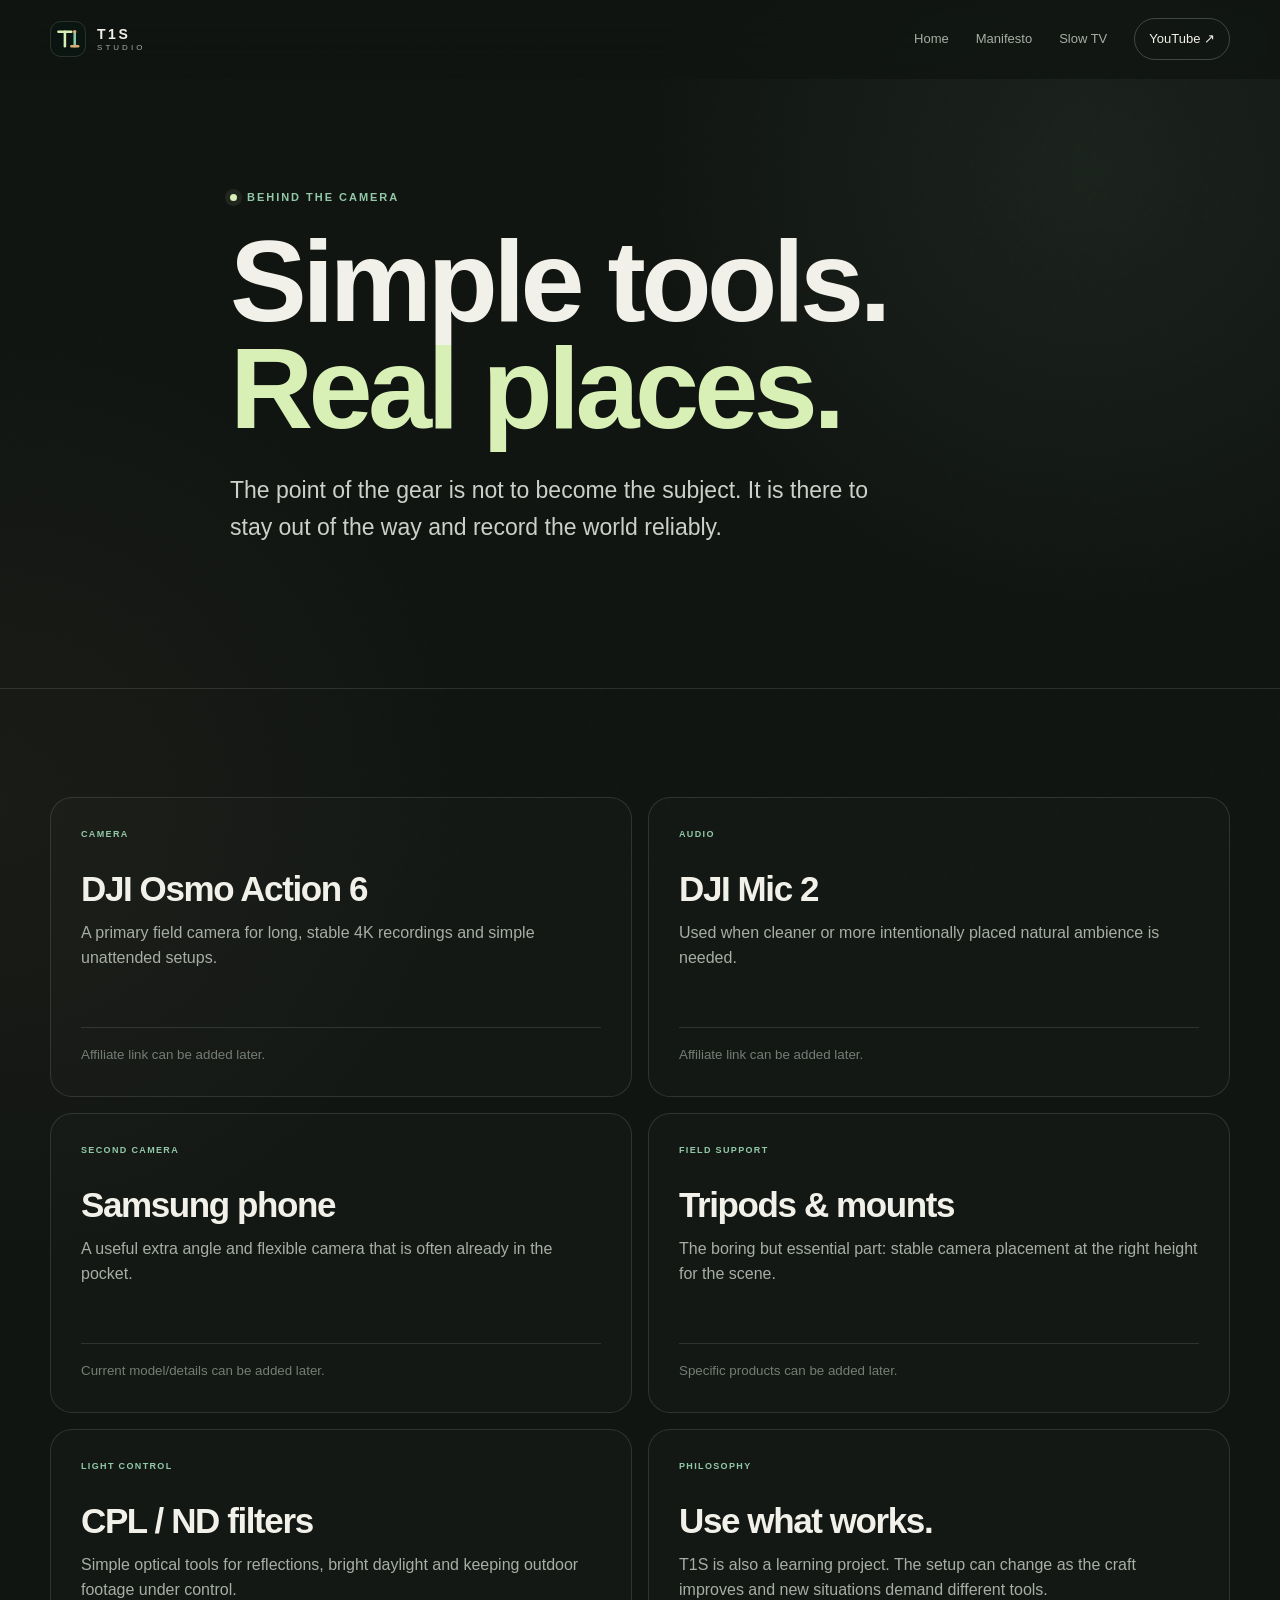
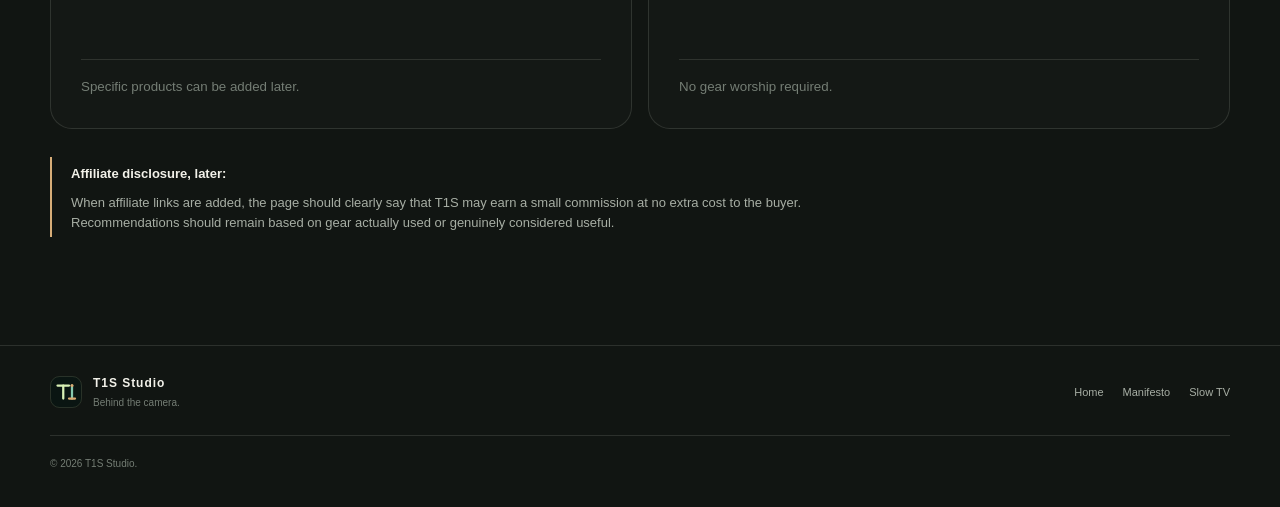
<file: gear.html>
<!doctype html>
<html lang="en">
<head>
  <meta charset="utf-8" />
  <meta name="viewport" content="width=device-width, initial-scale=1" />
  <meta name="description" content="The current T1S Studio filming setup: cameras, audio and simple field tools used to capture real-world Slow TV." />
  <meta name="theme-color" content="#111512" />
  <title>How T1S is filmed — T1S Studio</title>
  <link rel="icon" href="assets/favicon.svg" type="image/svg+xml" />
  <link rel="stylesheet" href="styles.css" />
</head>
<body class="inner-page">
  <a class="skip-link" href="#main">Skip to content</a>
  <header class="site-header" id="top"><div class="shell nav-wrap"><a class="brand" href="index.html"><img src="assets/logo-mark.svg" alt="" width="38" height="38" /><span class="brand-copy"><strong>T1S</strong><small>STUDIO</small></span></a><nav class="site-nav inner-nav"><a href="index.html">Home</a><a href="manifesto.html">Manifesto</a><a href="slow-tv.html">Slow TV</a><a class="nav-cta" href="https://www.youtube.com/channel/UC7tokKEXW1PbJNHov2ePhFw" target="_blank" rel="noreferrer">YouTube ↗</a></nav></div></header>
  <main id="main">
    <section class="inner-hero section-pad"><div class="shell narrow reveal"><p class="eyebrow"><span class="status-dot"></span> BEHIND THE CAMERA</p><h1>Simple tools.<br><span>Real places.</span></h1><p class="hero-lede">The point of the gear is not to become the subject. It is there to stay out of the way and record the world reliably.</p></div></section>
    <section class="gear-page section-pad section-rule"><div class="shell"><div class="gear-grid">
      <article class="gear-card reveal"><span>CAMERA</span><h2>DJI Osmo Action 6</h2><p>A primary field camera for long, stable 4K recordings and simple unattended setups.</p><small>Affiliate link can be added later.</small></article>
      <article class="gear-card reveal"><span>AUDIO</span><h2>DJI Mic 2</h2><p>Used when cleaner or more intentionally placed natural ambience is needed.</p><small>Affiliate link can be added later.</small></article>
      <article class="gear-card reveal"><span>SECOND CAMERA</span><h2>Samsung phone</h2><p>A useful extra angle and flexible camera that is often already in the pocket.</p><small>Current model/details can be added later.</small></article>
      <article class="gear-card reveal"><span>FIELD SUPPORT</span><h2>Tripods & mounts</h2><p>The boring but essential part: stable camera placement at the right height for the scene.</p><small>Specific products can be added later.</small></article>
      <article class="gear-card reveal"><span>LIGHT CONTROL</span><h2>CPL / ND filters</h2><p>Simple optical tools for reflections, bright daylight and keeping outdoor footage under control.</p><small>Specific products can be added later.</small></article>
      <article class="gear-card reveal"><span>PHILOSOPHY</span><h2>Use what works.</h2><p>T1S is also a learning project. The setup can change as the craft improves and new situations demand different tools.</p><small>No gear worship required.</small></article>
    </div><div class="affiliate-note reveal"><strong>Affiliate disclosure, later:</strong><p>When affiliate links are added, the page should clearly say that T1S may earn a small commission at no extra cost to the buyer. Recommendations should remain based on gear actually used or genuinely considered useful.</p></div></div></section>
  </main>
  <footer class="site-footer"><div class="shell footer-grid"><div class="footer-brand"><img src="assets/logo-mark.svg" alt="" width="34" height="34" /><div><strong>T1S Studio</strong><small>Behind the camera.</small></div></div><div class="footer-links"><a href="index.html">Home</a><a href="manifesto.html">Manifesto</a><a href="slow-tv.html">Slow TV</a></div><p class="footer-copy">© <span id="year"></span> T1S Studio.</p></div></footer>
  <script src="script.js"></script>
</body>
</html>
</file>
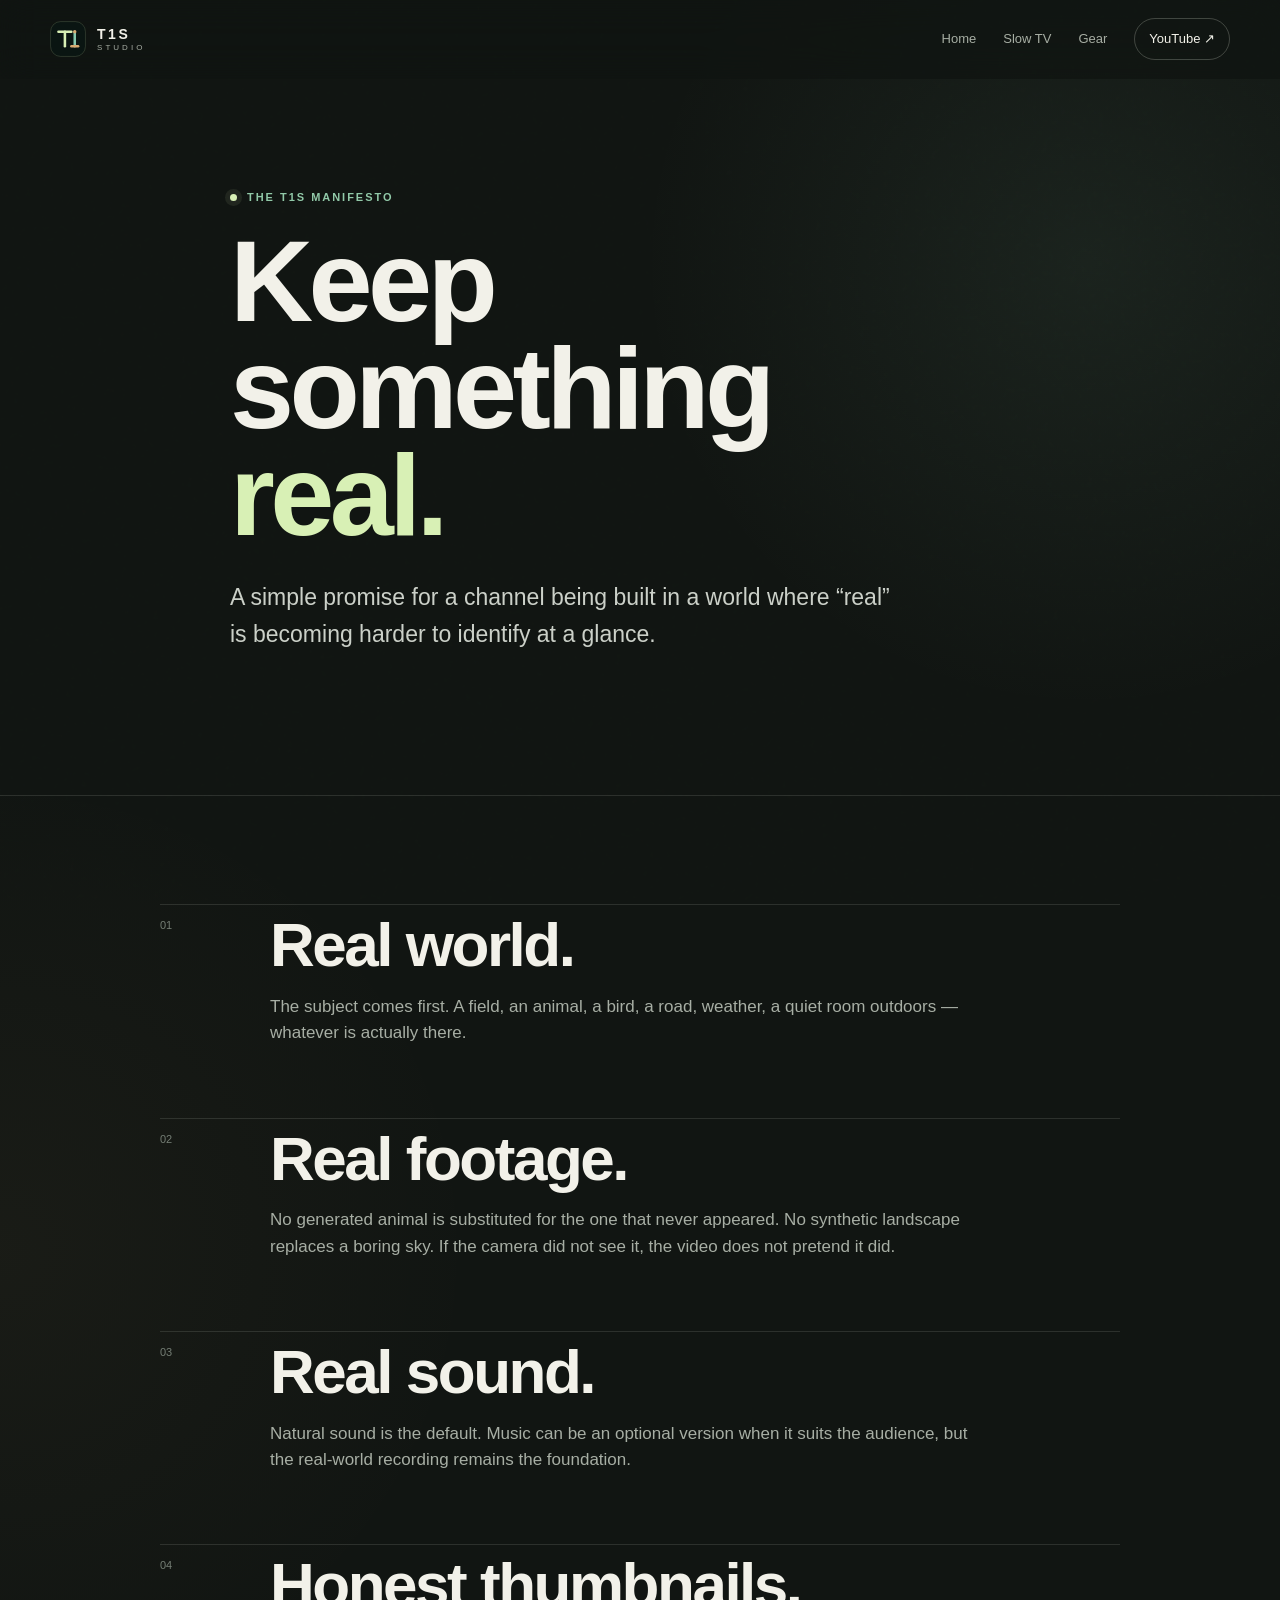
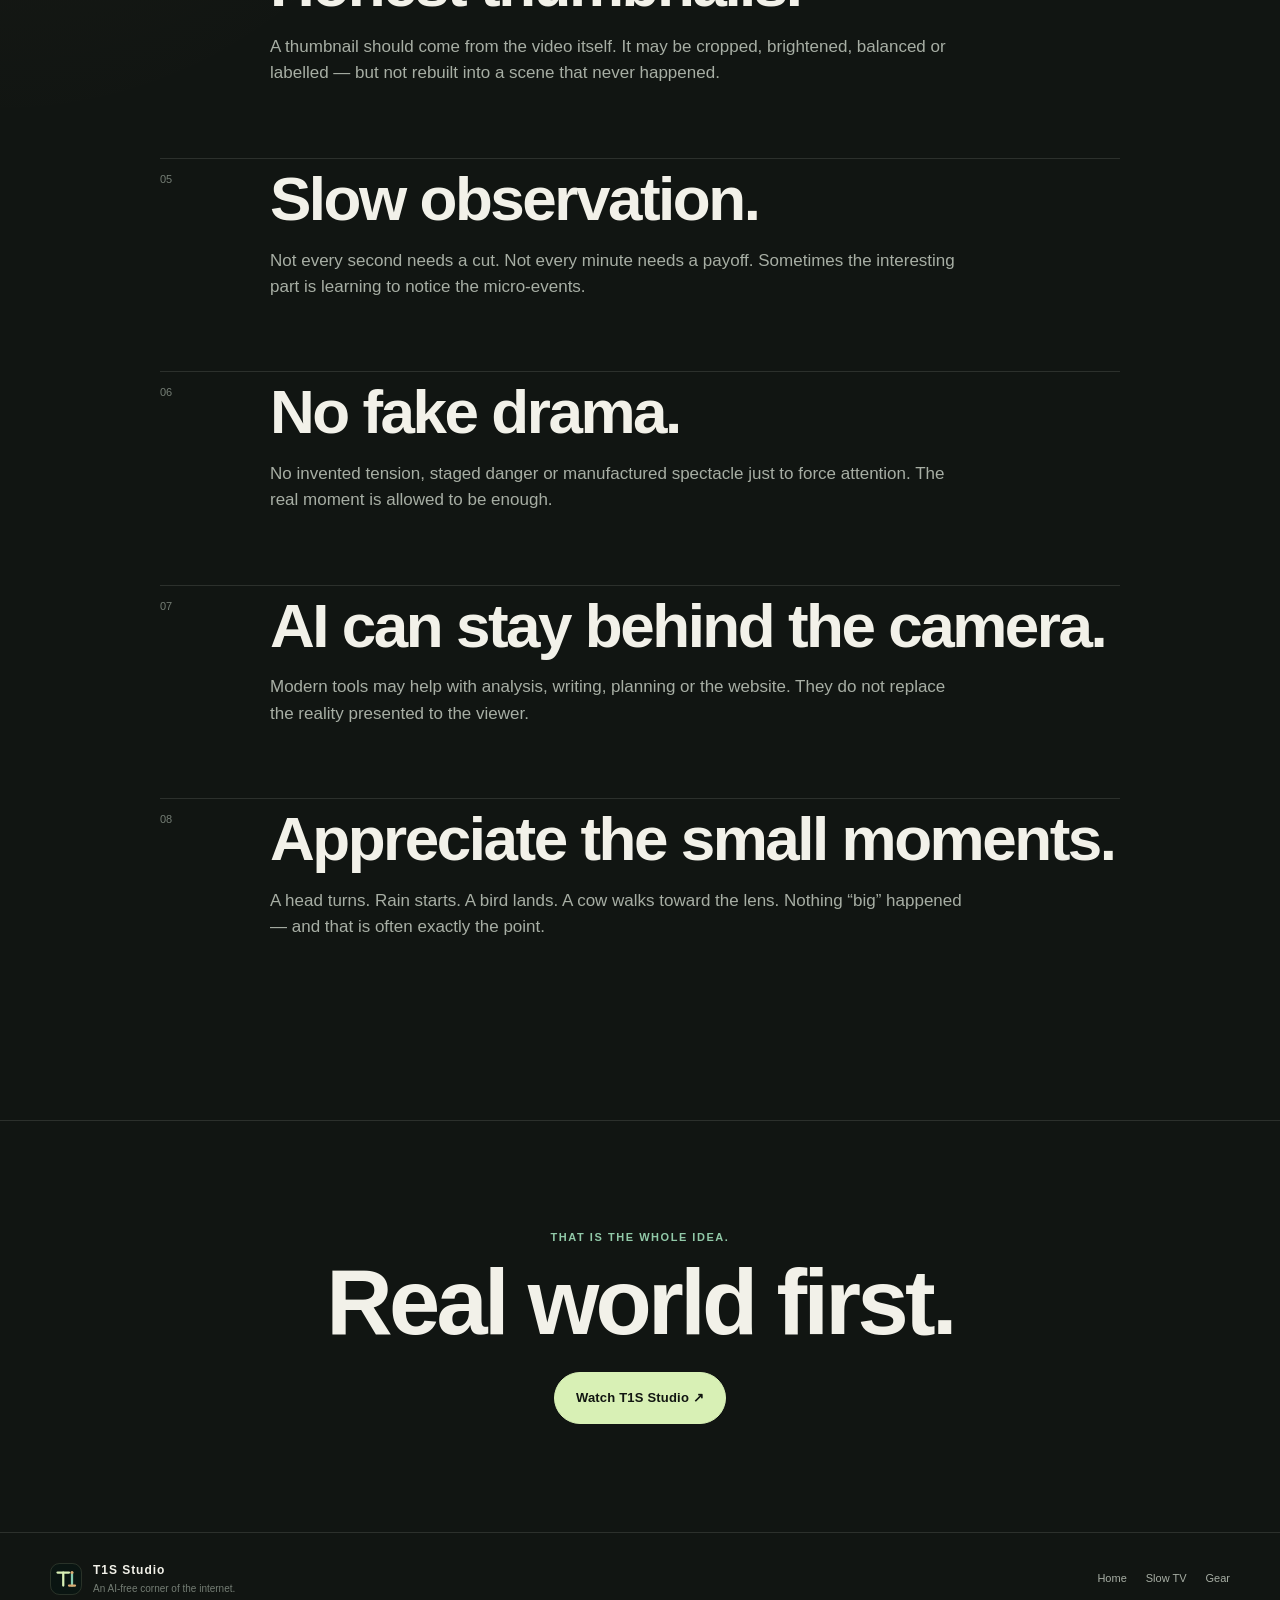
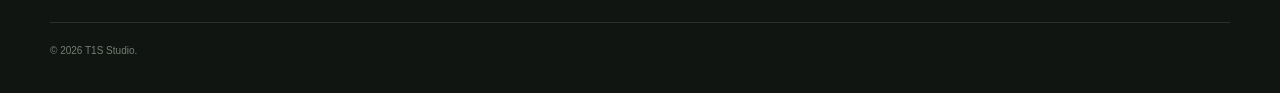
<file: manifesto.html>
<!doctype html>
<html lang="en">
<head>
  <meta charset="utf-8" />
  <meta name="viewport" content="width=device-width, initial-scale=1" />
  <meta name="description" content="The T1S Studio manifesto: real footage, real sound, slow observation and no generated reality." />
  <meta name="theme-color" content="#111512" />
  <title>The Manifesto — T1S Studio</title>
  <link rel="icon" href="assets/favicon.svg" type="image/svg+xml" />
  <link rel="stylesheet" href="styles.css" />
</head>
<body class="inner-page">
  <a class="skip-link" href="#main">Skip to content</a>
  <header class="site-header" id="top"><div class="shell nav-wrap"><a class="brand" href="index.html"><img src="assets/logo-mark.svg" alt="" width="38" height="38" /><span class="brand-copy"><strong>T1S</strong><small>STUDIO</small></span></a><nav class="site-nav inner-nav"><a href="index.html">Home</a><a href="slow-tv.html">Slow TV</a><a href="gear.html">Gear</a><a class="nav-cta" href="https://www.youtube.com/channel/UC7tokKEXW1PbJNHov2ePhFw" target="_blank" rel="noreferrer">YouTube ↗</a></nav></div></header>
  <main id="main">
    <section class="inner-hero section-pad"><div class="shell narrow reveal"><p class="eyebrow"><span class="status-dot"></span> THE T1S MANIFESTO</p><h1>Keep something<br><span>real.</span></h1><p class="hero-lede">A simple promise for a channel being built in a world where “real” is becoming harder to identify at a glance.</p></div></section>
    <section class="manifesto-page section-pad section-rule"><div class="shell manifesto-page-grid">
      <div class="manifesto-number reveal">01</div><div class="manifesto-entry reveal"><h2>Real world.</h2><p>The subject comes first. A field, an animal, a bird, a road, weather, a quiet room outdoors — whatever is actually there.</p></div>
      <div class="manifesto-number reveal">02</div><div class="manifesto-entry reveal"><h2>Real footage.</h2><p>No generated animal is substituted for the one that never appeared. No synthetic landscape replaces a boring sky. If the camera did not see it, the video does not pretend it did.</p></div>
      <div class="manifesto-number reveal">03</div><div class="manifesto-entry reveal"><h2>Real sound.</h2><p>Natural sound is the default. Music can be an optional version when it suits the audience, but the real-world recording remains the foundation.</p></div>
      <div class="manifesto-number reveal">04</div><div class="manifesto-entry reveal"><h2>Honest thumbnails.</h2><p>A thumbnail should come from the video itself. It may be cropped, brightened, balanced or labelled — but not rebuilt into a scene that never happened.</p></div>
      <div class="manifesto-number reveal">05</div><div class="manifesto-entry reveal"><h2>Slow observation.</h2><p>Not every second needs a cut. Not every minute needs a payoff. Sometimes the interesting part is learning to notice the micro-events.</p></div>
      <div class="manifesto-number reveal">06</div><div class="manifesto-entry reveal"><h2>No fake drama.</h2><p>No invented tension, staged danger or manufactured spectacle just to force attention. The real moment is allowed to be enough.</p></div>
      <div class="manifesto-number reveal">07</div><div class="manifesto-entry reveal"><h2>AI can stay behind the camera.</h2><p>Modern tools may help with analysis, writing, planning or the website. They do not replace the reality presented to the viewer.</p></div>
      <div class="manifesto-number reveal">08</div><div class="manifesto-entry reveal"><h2>Appreciate the small moments.</h2><p>A head turns. Rain starts. A bird lands. A cow walks toward the lens. Nothing “big” happened — and that is often exactly the point.</p></div>
    </div></section>
    <section class="inner-cta section-pad section-rule"><div class="shell narrow reveal"><p>That is the whole idea.</p><h2>Real world first.</h2><a class="button button-primary" href="https://www.youtube.com/channel/UC7tokKEXW1PbJNHov2ePhFw/videos" target="_blank" rel="noreferrer">Watch T1S Studio ↗</a></div></section>
  </main>
  <footer class="site-footer"><div class="shell footer-grid"><div class="footer-brand"><img src="assets/logo-mark.svg" alt="" width="34" height="34" /><div><strong>T1S Studio</strong><small>An AI-free corner of the internet.</small></div></div><div class="footer-links"><a href="index.html">Home</a><a href="slow-tv.html">Slow TV</a><a href="gear.html">Gear</a></div><p class="footer-copy">© <span id="year"></span> T1S Studio.</p></div></footer>
  <script src="script.js"></script>
</body>
</html>
</file>
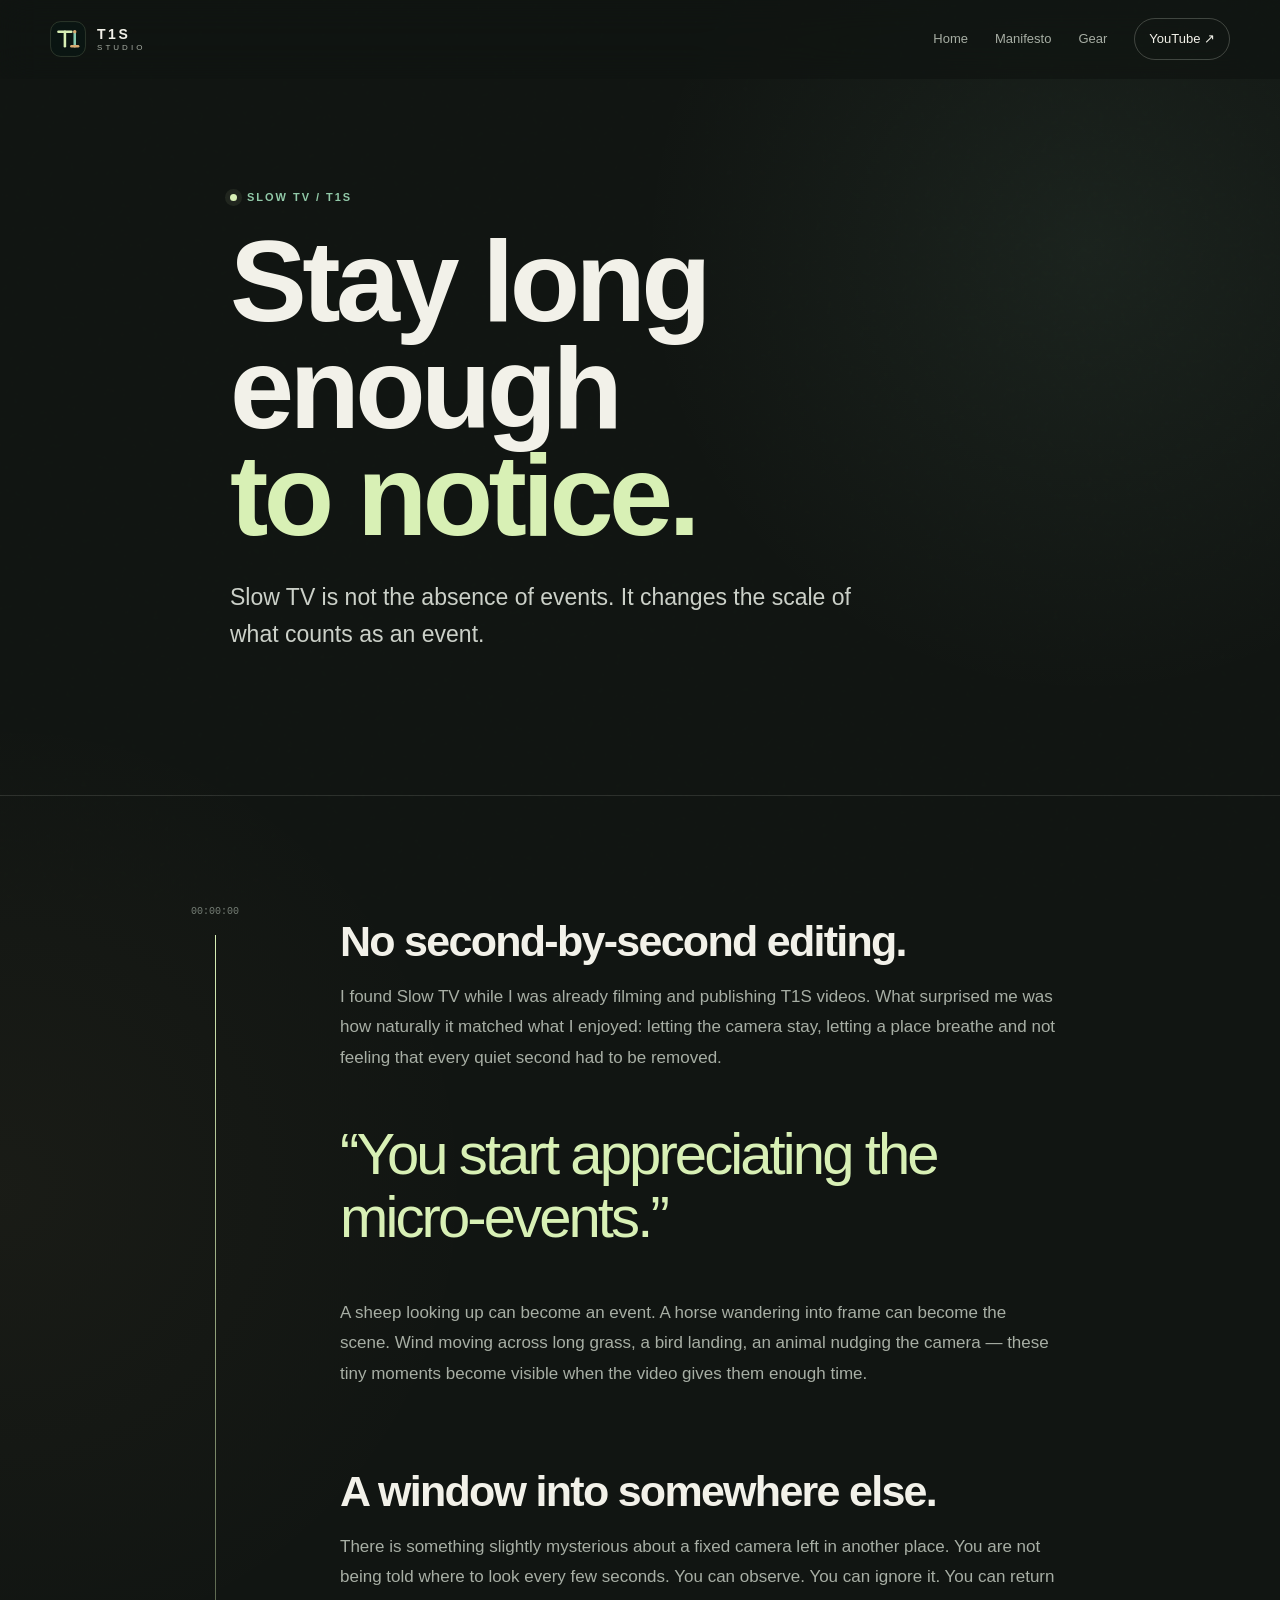
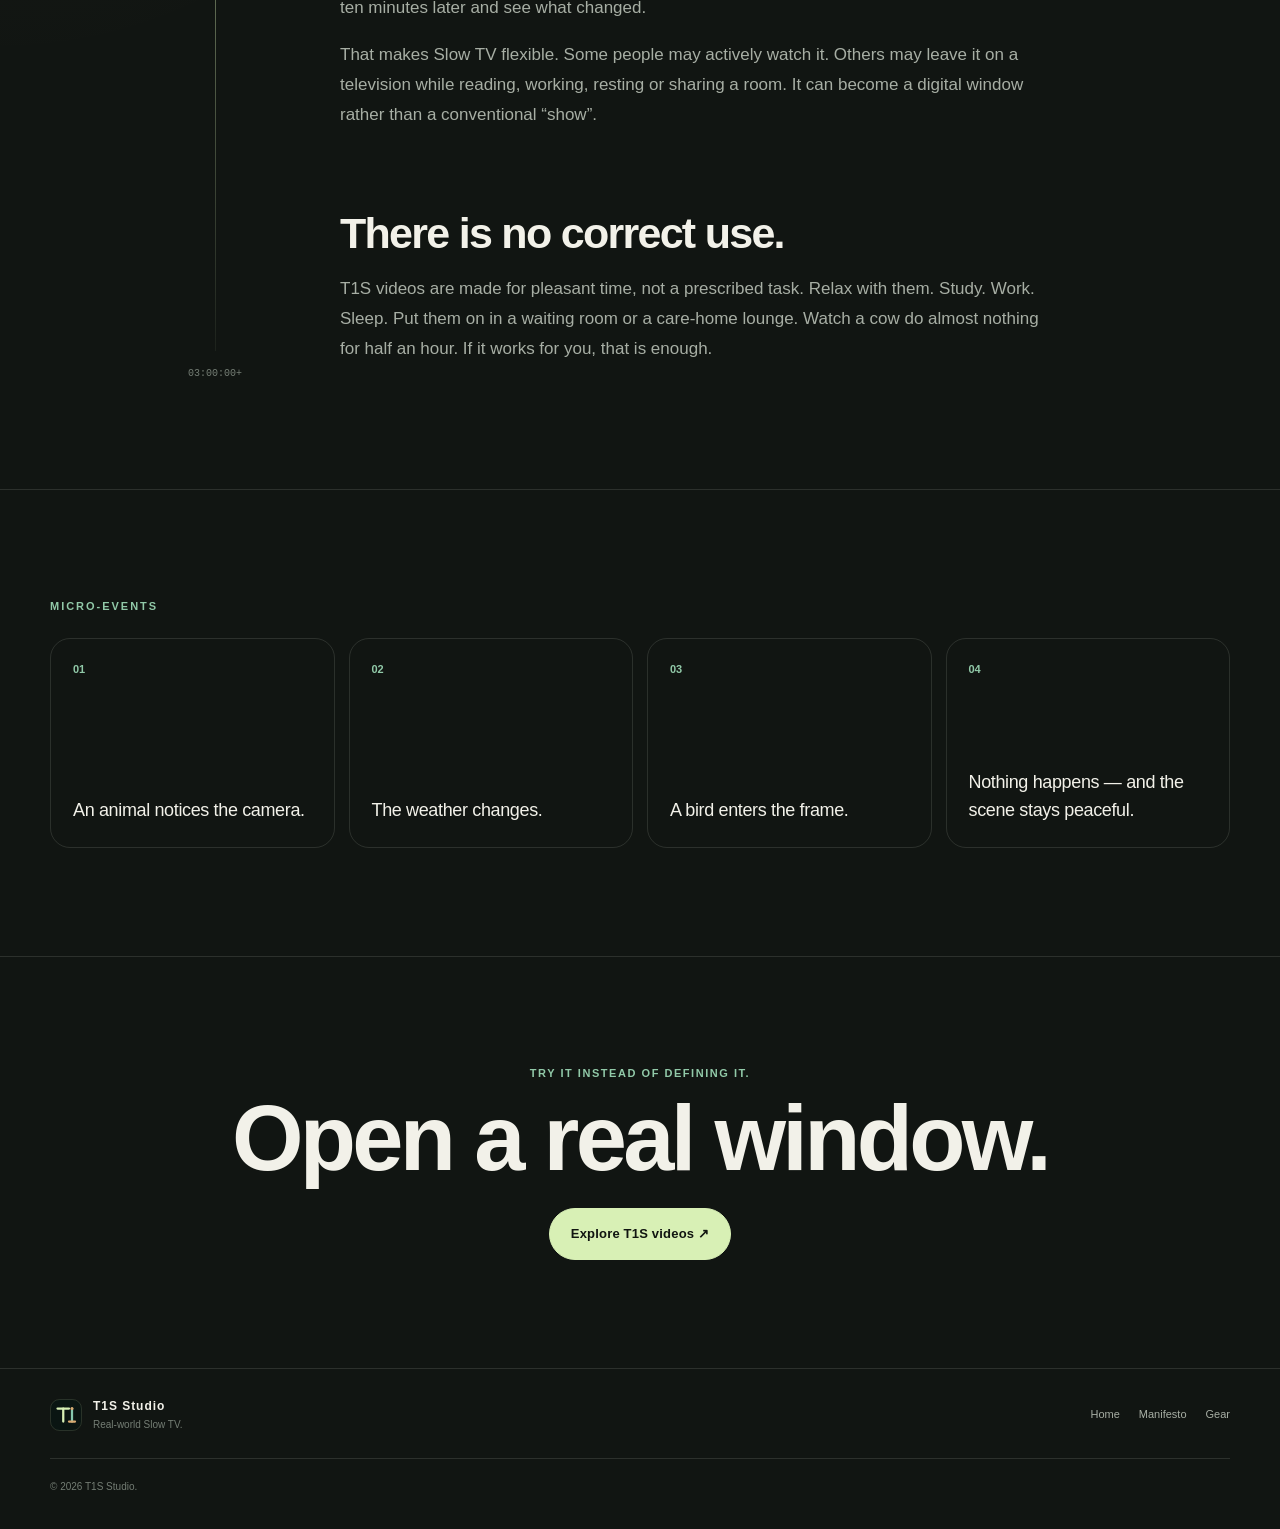
<file: slow-tv.html>
<!doctype html>
<html lang="en">
<head>
  <meta charset="utf-8" />
  <meta name="viewport" content="width=device-width, initial-scale=1" />
  <meta name="description" content="What Slow TV means at T1S Studio: long, calm, observational real-world video where micro-events are allowed to matter." />
  <meta name="theme-color" content="#111512" />
  <title>What is Slow TV? — T1S Studio</title>
  <link rel="icon" href="assets/favicon.svg" type="image/svg+xml" />
  <link rel="stylesheet" href="styles.css" />
</head>
<body class="inner-page">
  <a class="skip-link" href="#main">Skip to content</a>
  <header class="site-header" id="top"><div class="shell nav-wrap"><a class="brand" href="index.html"><img src="assets/logo-mark.svg" alt="" width="38" height="38" /><span class="brand-copy"><strong>T1S</strong><small>STUDIO</small></span></a><nav class="site-nav inner-nav"><a href="index.html">Home</a><a href="manifesto.html">Manifesto</a><a href="gear.html">Gear</a><a class="nav-cta" href="https://www.youtube.com/channel/UC7tokKEXW1PbJNHov2ePhFw" target="_blank" rel="noreferrer">YouTube ↗</a></nav></div></header>
  <main id="main">
    <section class="inner-hero section-pad"><div class="shell narrow reveal"><p class="eyebrow"><span class="status-dot"></span> SLOW TV / T1S</p><h1>Stay long enough<br><span>to notice.</span></h1><p class="hero-lede">Slow TV is not the absence of events. It changes the scale of what counts as an event.</p></div></section>
    <section class="essay section-pad section-rule"><div class="shell essay-grid">
      <aside class="essay-rail reveal"><p>00:00:00</p><span></span><p>03:00:00+</p></aside>
      <article class="essay-copy reveal">
        <h2>No second-by-second editing.</h2>
        <p>I found Slow TV while I was already filming and publishing T1S videos. What surprised me was how naturally it matched what I enjoyed: letting the camera stay, letting a place breathe and not feeling that every quiet second had to be removed.</p>
        <blockquote>“You start appreciating the micro-events.”</blockquote>
        <p>A sheep looking up can become an event. A horse wandering into frame can become the scene. Wind moving across long grass, a bird landing, an animal nudging the camera — these tiny moments become visible when the video gives them enough time.</p>
        <h2>A window into somewhere else.</h2>
        <p>There is something slightly mysterious about a fixed camera left in another place. You are not being told where to look every few seconds. You can observe. You can ignore it. You can return ten minutes later and see what changed.</p>
        <p>That makes Slow TV flexible. Some people may actively watch it. Others may leave it on a television while reading, working, resting or sharing a room. It can become a digital window rather than a conventional “show”.</p>
        <h2>There is no correct use.</h2>
        <p>T1S videos are made for pleasant time, not a prescribed task. Relax with them. Study. Work. Sleep. Put them on in a waiting room or a care-home lounge. Watch a cow do almost nothing for half an hour. If it works for you, that is enough.</p>
      </article>
    </div></section>
    <section class="micro-grid-section section-pad section-rule"><div class="shell"><p class="section-label reveal">MICRO-EVENTS</p><div class="micro-grid"><div class="micro-card reveal"><strong>01</strong><p>An animal notices the camera.</p></div><div class="micro-card reveal"><strong>02</strong><p>The weather changes.</p></div><div class="micro-card reveal"><strong>03</strong><p>A bird enters the frame.</p></div><div class="micro-card reveal"><strong>04</strong><p>Nothing happens — and the scene stays peaceful.</p></div></div></div></section>
    <section class="inner-cta section-pad section-rule"><div class="shell narrow reveal"><p>Try it instead of defining it.</p><h2>Open a real window.</h2><a class="button button-primary" href="https://www.youtube.com/channel/UC7tokKEXW1PbJNHov2ePhFw/videos" target="_blank" rel="noreferrer">Explore T1S videos ↗</a></div></section>
  </main>
  <footer class="site-footer"><div class="shell footer-grid"><div class="footer-brand"><img src="assets/logo-mark.svg" alt="" width="34" height="34" /><div><strong>T1S Studio</strong><small>Real-world Slow TV.</small></div></div><div class="footer-links"><a href="index.html">Home</a><a href="manifesto.html">Manifesto</a><a href="gear.html">Gear</a></div><p class="footer-copy">© <span id="year"></span> T1S Studio.</p></div></footer>
  <script src="script.js"></script>
</body>
</html>
</file>
<file: styles.css>
:root {
  --bg: #111512;
  --bg-2: #161b17;
  --panel: #1b211c;
  --panel-2: #202721;
  --ink: #f2f1e9;
  --muted: #a7aea4;
  --soft: #747d74;
  --line: rgba(238, 241, 229, 0.12);
  --line-strong: rgba(238, 241, 229, 0.22);
  --green: #d8f0b5;
  --green-2: #91c9a8;
  --warm: #d7ad78;
  --cream: #ebe8db;
  --danger: #ef8d7a;
  --shadow: 0 32px 80px rgba(0,0,0,.28);
  --radius: 28px;
  --radius-sm: 18px;
  --shell: 1180px;
}

* { box-sizing: border-box; }
html { scroll-behavior: smooth; }
body {
  margin: 0;
  background:
    radial-gradient(circle at 85% 8%, rgba(145,201,168,.08), transparent 28rem),
    radial-gradient(circle at 0% 38%, rgba(215,173,120,.045), transparent 30rem),
    var(--bg);
  color: var(--ink);
  font-family: Inter, ui-sans-serif, -apple-system, BlinkMacSystemFont, "Segoe UI", sans-serif;
  line-height: 1.55;
  -webkit-font-smoothing: antialiased;
  overflow-x: hidden;
}
body::before {
  content: "";
  position: fixed;
  inset: 0;
  pointer-events: none;
  opacity: .14;
  z-index: 100;
  background-image: url("data:image/svg+xml,%3Csvg viewBox='0 0 180 180' xmlns='http://www.w3.org/2000/svg'%3E%3Cfilter id='n'%3E%3CfeTurbulence type='fractalNoise' baseFrequency='.9' numOctaves='3' stitchTiles='stitch'/%3E%3C/filter%3E%3Crect width='100%25' height='100%25' filter='url(%23n)' opacity='.18'/%3E%3C/svg%3E");
  mix-blend-mode: soft-light;
}

img { max-width: 100%; display: block; }
a { color: inherit; }
button, input, textarea, select { font: inherit; }
code { font-family: ui-monospace, SFMono-Regular, Menlo, Consolas, monospace; }

.shell { width: min(calc(100% - 40px), var(--shell)); margin-inline: auto; }
.narrow { width: min(820px, 100%); }
.section-pad { padding: 108px 0; }
.section-rule { border-top: 1px solid var(--line); }

.skip-link {
  position: fixed; left: 16px; top: 16px; z-index: 999;
  padding: 10px 14px; background: var(--cream); color: #111;
  transform: translateY(-150%); transition: transform .2s; border-radius: 9px;
}
.skip-link:focus { transform: translateY(0); }

/* Navigation */
.site-header {
  position: sticky; top: 0; z-index: 50;
  background: rgba(17, 21, 18, .76);
  border-bottom: 1px solid transparent;
  backdrop-filter: blur(18px) saturate(140%);
  transition: border-color .25s ease, background .25s ease;
}
.site-header.scrolled { border-color: var(--line); background: rgba(17,21,18,.92); }
.nav-wrap { min-height: 78px; display: flex; align-items: center; justify-content: space-between; gap: 28px; }
.brand { display: inline-flex; align-items: center; gap: 11px; text-decoration: none; }
.brand img { width: 36px; height: 36px; }
.brand-copy { display: grid; line-height: 1; gap: 3px; }
.brand-copy strong { font-size: 14px; letter-spacing: .18em; }
.brand-copy small { color: var(--muted); font-size: 8px; letter-spacing: .38em; }
.site-nav { display: flex; align-items: center; gap: 27px; font-size: 13px; }
.site-nav a { text-decoration: none; color: var(--muted); transition: color .2s, background .2s; }
.site-nav a:hover { color: var(--ink); }
.nav-cta { padding: 10px 14px; border: 1px solid var(--line-strong); border-radius: 999px; color: var(--ink) !important; }
.nav-cta:hover { background: rgba(216,240,181,.08); }
.menu-button { display: none; width: 42px; height: 42px; border: 1px solid var(--line); border-radius: 50%; background: transparent; padding: 0; }
.menu-button span { width: 15px; height: 1px; background: var(--ink); display: block; margin: 5px auto; }

/* Type and generic pieces */
.eyebrow, .section-label {
  margin: 0 0 22px;
  color: var(--green-2);
  font-size: 11px;
  letter-spacing: .18em;
  font-weight: 700;
  text-transform: uppercase;
}
.eyebrow { display: flex; align-items: center; gap: 10px; }
.status-dot, .live-dot {
  width: 7px; height: 7px; border-radius: 50%; background: var(--green);
  box-shadow: 0 0 0 5px rgba(216,240,181,.08);
}
h1, h2, h3, p { margin-top: 0; }
h1, h2, h3 { letter-spacing: -.04em; }
h1 { font-size: clamp(55px, 8vw, 108px); line-height: .93; font-weight: 570; margin-bottom: 30px; }
h1 span { color: var(--green); }
h2 { font-size: clamp(40px, 5vw, 68px); line-height: .98; font-weight: 560; margin-bottom: 25px; }
h2 em { color: var(--green); font-style: normal; }
h3 { font-size: 26px; line-height: 1.12; margin-bottom: 14px; font-weight: 600; }
p { color: var(--muted); }
.hero-lede { max-width: 670px; font-size: clamp(18px, 2vw, 23px); line-height: 1.58; color: #cbd0c8; }
.section-heading { display: grid; grid-template-columns: minmax(0, 1.3fr) minmax(260px, .7fr); gap: 80px; align-items: end; margin-bottom: 55px; }
.section-heading h2 { margin-bottom: 0; }
.section-intro { font-size: 17px; margin: 0; max-width: 460px; }
.compact-heading { margin-bottom: 35px; }

.button {
  min-height: 52px; padding: 0 21px; border-radius: 999px; display: inline-flex; align-items: center; justify-content: center; gap: 12px;
  text-decoration: none; font-size: 13px; font-weight: 700; letter-spacing: .015em; transition: transform .2s ease, background .2s ease, border-color .2s ease;
}
.button:hover { transform: translateY(-2px); }
.button-primary { background: var(--green); color: #111511; border: 1px solid var(--green); }
.button-primary:hover { background: #e5f7cb; }
.button-ghost { border: 1px solid var(--line-strong); color: var(--ink); background: rgba(255,255,255,.015); }
.button-ghost:hover { border-color: rgba(216,240,181,.38); background: rgba(216,240,181,.05); }
.text-link { color: var(--ink); text-decoration: none; font-weight: 700; font-size: 14px; border-bottom: 1px solid var(--line-strong); padding-bottom: 5px; }
.text-link:hover { border-color: var(--green); }

/* Hero */
.hero { position: relative; padding-top: 74px; overflow: hidden; }
.hero-noise { position: absolute; inset: 0; pointer-events: none; background: linear-gradient(110deg, transparent 0 54%, rgba(216,240,181,.025) 54% 55%, transparent 55%); }
.hero-grid { display: grid; grid-template-columns: minmax(0, 1.05fr) minmax(380px, .72fr); gap: 76px; align-items: center; min-height: 590px; }
.hero-copy { position: relative; z-index: 2; }
.hero-actions { display: flex; gap: 12px; flex-wrap: wrap; margin-top: 35px; }
.trust-row { display: flex; gap: 9px; flex-wrap: wrap; margin-top: 33px; }
.trust-row span { border: 1px solid var(--line); border-radius: 999px; padding: 8px 11px; color: var(--muted); font-size: 11px; }
.frame-shell { border: 1px solid var(--line); background: rgba(255,255,255,.018); padding: 10px; border-radius: 30px; box-shadow: var(--shadow); transform: rotate(1.5deg); }
.frame-placeholder { position: relative; overflow: hidden; background: #151a16; }
.frame-placeholder img { width: 100%; height: 100%; object-fit: cover; }
.hero-frame { aspect-ratio: 4/5; border-radius: 22px; }
.empty-frame-copy { position: absolute; inset: 0; display: none; place-content: center; text-align: center; padding: 35px; background: linear-gradient(145deg, #171c18, #0f130f); }
.empty-frame-copy::before { content:""; position: absolute; inset: 18px; border: 1px dashed rgba(216,240,181,.22); border-radius: 15px; }
.is-empty .empty-frame-copy { display: grid; gap: 9px; }
.empty-frame-copy span { color: var(--green-2); font-size: 10px; font-weight: 800; letter-spacing: .18em; }
.empty-frame-copy strong { font-size: 19px; font-weight: 560; position: relative; z-index: 1; }
.empty-frame-copy small { color: var(--soft); position: relative; z-index: 1; }
.empty-frame-copy code { color: #aeb5aa; }
.frame-caption { padding: 12px 7px 1px; display: flex; justify-content: space-between; align-items: center; color: var(--soft); font-size: 9px; letter-spacing: .08em; text-transform: uppercase; gap: 16px; }
.frame-caption > div:first-child { display: flex; align-items: center; gap: 8px; color: var(--muted); }
.live-dot { width: 5px; height: 5px; box-shadow: none; }
.principle-strip { border-top: 1px solid var(--line); margin-top: 75px; padding-top: 28px; display: grid; grid-template-columns: 1fr 2fr; gap: 50px; }
.principle-strip p { margin: 0; font-size: 14px; }
.principle-strip strong { color: var(--ink); letter-spacing: .18em; }

.ai-note { padding: 34px 0; background: rgba(216,240,181,.025); }
.ai-note-grid { display: grid; grid-template-columns: 1fr 2fr; gap: 50px; align-items: start; }
.ai-note-grid .section-label { margin: 3px 0 0; }
.ai-note-grid p:last-child { margin: 0; max-width: 790px; color: #bbc1b8; }

/* Featured */
.featured-card { display: grid; grid-template-columns: 1.2fr .8fr; min-height: 490px; border: 1px solid var(--line); border-radius: var(--radius); overflow: hidden; text-decoration: none; background: var(--panel); transition: transform .3s ease, border-color .3s ease; }
.featured-card:hover { transform: translateY(-4px); border-color: rgba(216,240,181,.27); }
.featured-media { min-height: 470px; }
.featured-media .empty-frame-copy { background: radial-gradient(circle at 30% 30%, rgba(145,201,168,.09), transparent 35%), linear-gradient(145deg,#171d18,#0f130f); }
.play-disc { position: absolute; left: 26px; bottom: 26px; display: grid; place-items: center; width: 58px; height: 58px; background: var(--green); color: #111; border-radius: 50%; font-size: 17px; padding-left: 3px; box-shadow: 0 12px 35px rgba(0,0,0,.22); }
.featured-copy { padding: 48px 42px; display: flex; flex-direction: column; justify-content: center; }
.featured-copy h3 { font-size: clamp(30px,3.5vw,47px); margin: 18px 0 18px; }
.featured-copy p { font-size: 16px; }
.tag-row { display: flex; gap: 8px; flex-wrap: wrap; }
.tag { border: 1px solid rgba(216,240,181,.25); color: var(--green); font-size: 9px; letter-spacing: .14em; font-weight: 800; border-radius: 999px; padding: 6px 8px; }
.tag-soft { color: var(--muted); border-color: var(--line); }
.video-meta { margin-top: auto; padding-top: 30px; display: flex; justify-content: space-between; align-items: center; gap: 25px; border-top: 1px solid var(--line); color: var(--soft); font-size: 12px; }
.video-meta strong { color: var(--ink); }

/* Latest video data cards */
.video-grid { display: grid; grid-template-columns: repeat(3, minmax(0,1fr)); gap: 18px; }
.video-card { border: 1px solid var(--line); background: rgba(255,255,255,.018); border-radius: 22px; overflow: hidden; transition: transform .25s ease, border-color .25s ease; }
.video-card:hover { transform: translateY(-4px); border-color: rgba(216,240,181,.25); }
.video-card a { text-decoration: none; display: block; }
.video-thumb { aspect-ratio: 16/9; position: relative; background: #151a16; overflow: hidden; }
.video-thumb img { width: 100%; height: 100%; object-fit: cover; }
.video-thumb.is-empty::after { content: "REAL VIDEO FRAME"; position: absolute; inset: 18px; border: 1px dashed rgba(216,240,181,.18); display: grid; place-items: center; color: #788278; font-size: 9px; letter-spacing: .16em; }
.duration { position: absolute; right: 10px; bottom: 10px; padding: 5px 7px; background: rgba(10,12,10,.83); border-radius: 7px; font-size: 10px; color: white; }
.video-card-body { padding: 19px; }
.video-card-body .video-type { display: flex; gap: 8px; align-items: center; color: var(--green-2); font-size: 9px; letter-spacing: .13em; font-weight: 800; text-transform: uppercase; margin-bottom: 10px; }
.video-card-body h3 { font-size: 20px; margin-bottom: 10px; }
.video-card-body p { font-size: 13px; margin-bottom: 18px; }
.video-stats { display: flex; gap: 14px; color: var(--soft); font-size: 11px; }
.data-empty { grid-column: 1/-1; padding: 35px; border: 1px dashed var(--line-strong); border-radius: 22px; color: var(--muted); display: flex; justify-content: space-between; gap: 30px; align-items: center; }
.data-empty strong { color: var(--ink); }
.section-cta { margin-top: 25px; text-align: center; }

/* Browse */
.browse-grid { border-top: 1px solid var(--line); }
.browse-card { display: grid; grid-template-columns: 65px 1fr 40px; gap: 20px; align-items: center; padding: 29px 0; border-bottom: 1px solid var(--line); text-decoration: none; transition: padding .25s ease, background .25s ease; }
.browse-card:hover { padding-left: 14px; padding-right: 14px; background: rgba(216,240,181,.025); }
.browse-index { color: var(--soft); font-size: 11px; }
.browse-card div p { margin: 0 0 4px; color: var(--green-2); font-size: 10px; text-transform: uppercase; letter-spacing: .14em; font-weight: 700; }
.browse-card h3 { margin: 0 0 6px; font-size: 30px; }
.browse-card div > span { color: var(--muted); font-size: 13px; }
.browse-card b { font-size: 22px; font-weight: 400; color: var(--green); text-align: right; }
.format-key { display: grid; grid-template-columns: 1fr 1fr; gap: 16px; margin-top: 42px; }
.format-key > div { border: 1px solid var(--line); border-radius: 18px; padding: 21px; display: grid; grid-template-columns: 38px 1fr; column-gap: 12px; align-items: center; }
.format-key .sound-icon { grid-row: 1/3; width: 38px; height: 38px; border-radius: 50%; display: grid; place-items: center; background: rgba(216,240,181,.08); color: var(--green); }
.format-key strong { font-size: 14px; }
.format-key p { grid-column: 2; margin: 2px 0 0; font-size: 12px; }

/* Slow TV preview */
.slow-preview-grid { display: grid; grid-template-columns: .82fr 1.18fr; gap: 86px; align-items: center; }
.slow-window { min-height: 430px; border: 1px solid var(--line); border-radius: var(--radius); background: linear-gradient(160deg, #191f1a, #101310); padding: 30px; display: flex; flex-direction: column; justify-content: flex-end; position: relative; overflow: hidden; }
.slow-window::after { content:""; position:absolute; inset:0; background: linear-gradient(to bottom, transparent 0 65%, rgba(216,240,181,.04)); pointer-events:none; }
.window-time { position: absolute; top: 26px; left: 27px; font-family: ui-monospace, monospace; color: var(--soft); font-size: 13px; }
.window-line { width: 100%; height: 2px; background: rgba(255,255,255,.09); margin-bottom: 24px; position: relative; z-index: 1; }
.window-line span { display: block; height: 100%; width: 42%; background: var(--green); }
.slow-window p { position: relative; z-index: 1; margin: 0; color: var(--ink); font-size: 27px; line-height: 1.35; letter-spacing: -.03em; }
.slow-preview-copy p { max-width: 680px; font-size: 16px; }
.slow-preview-copy .text-link { display: inline-block; margin-top: 8px; }

/* Use cases */
.use-list { display: flex; flex-wrap: wrap; gap: 10px; }
.use-list span { padding: 13px 16px; border: 1px solid var(--line); border-radius: 999px; color: #c3c8c0; font-size: 13px; background: rgba(255,255,255,.015); }

/* Story */
.story-grid { display: grid; grid-template-columns: .34fr 1fr; gap: 90px; }
.story-stamp { margin-top: 80px; display: grid; width: 150px; border: 1px solid var(--line); border-radius: 22px; padding: 22px; }
.story-stamp strong { font-size: 36px; letter-spacing: -.04em; color: var(--green); }
.story-stamp span { font-size: 17px; }
.story-stamp small { color: var(--soft); margin-top: 12px; line-height: 1.3; }
.story-copy { max-width: 760px; }
.story-copy p { font-size: 17px; line-height: 1.72; }
.story-copy .signature-line { color: var(--ink); border-left: 2px solid var(--green); padding-left: 18px; margin-top: 35px; }

/* Manifesto preview */
.manifesto-box { border: 1px solid var(--line); border-radius: var(--radius); padding: 42px; background: linear-gradient(135deg, rgba(216,240,181,.035), rgba(255,255,255,.005)); }
.manifesto-heading { display: flex; justify-content: space-between; gap: 25px; align-items: center; border-bottom: 1px solid var(--line); padding-bottom: 28px; margin-bottom: 30px; }
.manifesto-heading .section-label { margin: 0; }
.manifesto-heading a { color: var(--muted); text-decoration: none; font-size: 13px; }
.manifesto-heading a:hover { color: var(--ink); }
.manifesto-lines { display: grid; grid-template-columns: repeat(2,minmax(0,1fr)); gap: 8px 35px; }
.manifesto-lines span { font-size: clamp(29px, 4vw, 47px); line-height: 1.16; letter-spacing: -.04em; color: #e3e5dd; }
.manifesto-lines span:nth-child(5), .manifesto-lines span:nth-child(7) { color: var(--green); }

/* Support */
.support-card { display: grid; grid-template-columns: 1fr .55fr; gap: 90px; align-items: end; padding: 52px; border-radius: var(--radius); border: 1px solid rgba(216,240,181,.18); background: radial-gradient(circle at 85% 10%, rgba(216,240,181,.08), transparent 23rem), var(--panel); }
.support-card h2 { margin-bottom: 20px; }
.support-card p { max-width: 690px; font-size: 16px; }
.support-actions { display: flex; flex-direction: column; align-items: flex-start; gap: 16px; }
.support-actions small { color: var(--soft); line-height: 1.5; }

/* Gear teaser */
.gear-teaser-grid { display: grid; grid-template-columns: 1fr 1fr; gap: 80px; align-items: end; }
.gear-teaser-grid h2 { margin-bottom: 0; }
.gear-teaser-grid p { max-width: 520px; }

/* Contact */
.contact-grid { display: grid; grid-template-columns: 1fr .8fr; gap: 90px; align-items: center; }
.contact-grid p { font-size: 16px; }
.contact-grid .button { margin-top: 15px; }

/* Closing */
.closing { padding: 140px 0; text-align: center; }
.closing-inner { display: grid; place-items: center; }
.closing-inner > p:first-child { font-size: 10px; letter-spacing: .2em; color: var(--green-2); font-weight: 800; }
.closing h2 { font-size: clamp(50px,8vw,96px); margin: 5px 0 20px; }
.closing-inner > p:not(:first-child) { font-size: 17px; margin-bottom: 28px; }

/* Footer */
.site-footer { border-top: 1px solid var(--line); padding: 28px 0 35px; }
.footer-grid { display: grid; grid-template-columns: 1fr auto; gap: 25px 50px; align-items: center; }
.footer-brand { display: flex; align-items: center; gap: 11px; }
.footer-brand img { width: 32px; height: 32px; }
.footer-brand div { display: grid; gap: 2px; }
.footer-brand strong { font-size: 12px; letter-spacing: .08em; }
.footer-brand small { color: var(--soft); font-size: 10px; }
.footer-links { display: flex; gap: 19px; }
.footer-links a { color: var(--muted); font-size: 11px; text-decoration: none; }
.footer-links a:hover { color: var(--ink); }
.footer-copy { grid-column: 1/-1; border-top: 1px solid var(--line); padding-top: 20px; margin: 0; font-size: 10px; color: var(--soft); }

/* Inner pages */
.inner-page .site-header { position: sticky; }
.inner-nav { display: flex; }
.inner-hero { padding-top: 110px; padding-bottom: 120px; }
.inner-hero h1 { font-size: clamp(62px, 9vw, 118px); }
.manifesto-page-grid { display: grid; grid-template-columns: 110px minmax(0,1fr); max-width: 960px; }
.manifesto-number { color: var(--soft); font-size: 11px; padding-top: 12px; border-top: 1px solid var(--line); }
.manifesto-entry { padding: 0 0 54px; border-top: 1px solid var(--line); }
.manifesto-entry h2 { font-size: clamp(38px,5vw,62px); margin: 10px 0 18px; }
.manifesto-entry p { max-width: 700px; font-size: 17px; }
.inner-cta { text-align: center; }
.inner-cta .narrow { margin-inline: auto; }
.inner-cta h2 { font-size: clamp(55px,8vw,92px); }
.inner-cta p { color: var(--green-2); font-size: 11px; text-transform: uppercase; letter-spacing: .14em; font-weight: 800; }

.essay-grid { display: grid; grid-template-columns: 130px minmax(0,1fr); gap: 60px; max-width: 980px; }
.essay-rail { min-height: 620px; display: flex; flex-direction: column; align-items: center; margin: 0; }
.essay-rail p { font-family: ui-monospace, monospace; font-size: 10px; color: var(--soft); margin: 0; }
.essay-rail span { width: 1px; flex: 1; margin: 15px 0; background: linear-gradient(var(--green), rgba(216,240,181,.06)); }
.essay-copy { max-width: 720px; }
.essay-copy h2 { font-size: 43px; margin: 0 0 20px; padding-top: 16px; }
.essay-copy h2:not(:first-child) { margin-top: 65px; }
.essay-copy p { font-size: 17px; line-height: 1.78; }
.essay-copy blockquote { margin: 50px 0; padding: 0; border: 0; font-size: clamp(35px,5vw,58px); line-height: 1.08; letter-spacing: -.05em; color: var(--green); }
.micro-grid { display: grid; grid-template-columns: repeat(4,minmax(0,1fr)); gap: 14px; }
.micro-card { min-height: 210px; border: 1px solid var(--line); border-radius: 20px; padding: 22px; display: flex; flex-direction: column; justify-content: space-between; }
.micro-card strong { color: var(--green-2); font-size: 11px; }
.micro-card p { margin: 0; color: var(--ink); font-size: 18px; letter-spacing: -.02em; }

.gear-grid { display: grid; grid-template-columns: repeat(2,minmax(0,1fr)); gap: 16px; }
.gear-card { border: 1px solid var(--line); border-radius: 22px; padding: 30px; min-height: 300px; display: flex; flex-direction: column; background: rgba(255,255,255,.014); }
.gear-card > span { color: var(--green-2); font-size: 9px; letter-spacing: .15em; font-weight: 800; }
.gear-card h2 { font-size: 35px; margin: 30px 0 15px; }
.gear-card p { max-width: 520px; }
.gear-card small { color: var(--soft); margin-top: auto; border-top: 1px solid var(--line); padding-top: 17px; }
.affiliate-note { margin-top: 28px; border-left: 2px solid var(--warm); padding: 4px 0 4px 19px; max-width: 800px; }
.affiliate-note strong { font-size: 13px; }
.affiliate-note p { margin: 7px 0 0; font-size: 13px; }

/* Reveal animation */
.reveal { opacity: 0; transform: translateY(16px); transition: opacity .7s ease, transform .7s ease; }
.reveal.is-visible { opacity: 1; transform: translateY(0); }
@media (prefers-reduced-motion: reduce) {
  html { scroll-behavior: auto; }
  .reveal { opacity: 1; transform: none; transition: none; }
  .button, .featured-card, .video-card, .browse-card { transition: none; }
}

/* Responsive */
@media (max-width: 980px) {
  .section-pad { padding: 85px 0; }
  .hero-grid { grid-template-columns: 1fr; gap: 55px; }
  .hero-copy { max-width: 780px; }
  .hero-media { max-width: 600px; }
  .hero-frame { aspect-ratio: 16/10; }
  .section-heading { grid-template-columns: 1fr; gap: 25px; }
  .section-intro { max-width: 700px; }
  .featured-card { grid-template-columns: 1fr; }
  .featured-media { min-height: 380px; aspect-ratio: 16/9; }
  .video-grid { grid-template-columns: repeat(2,minmax(0,1fr)); }
  .slow-preview-grid { grid-template-columns: 1fr; gap: 45px; }
  .slow-window { min-height: 350px; }
  .story-grid { grid-template-columns: 1fr; gap: 20px; }
  .story-stamp { margin: 10px 0 35px; }
  .support-card { grid-template-columns: 1fr; gap: 30px; }
  .gear-teaser-grid, .contact-grid { grid-template-columns: 1fr; gap: 30px; }
  .micro-grid { grid-template-columns: repeat(2,minmax(0,1fr)); }
}

@media (max-width: 760px) {
  .shell { width: min(calc(100% - 28px), var(--shell)); }
  .nav-wrap { min-height: 68px; }
  .menu-button { display: block; }
  .site-nav:not(.inner-nav) { position: absolute; left: 14px; right: 14px; top: 74px; display: none; flex-direction: column; align-items: stretch; gap: 0; background: rgba(18,23,19,.98); border: 1px solid var(--line); border-radius: 18px; padding: 10px; box-shadow: var(--shadow); }
  .site-nav:not(.inner-nav).open { display: flex; }
  .site-nav:not(.inner-nav) a { padding: 13px 12px; border-radius: 10px; }
  .site-nav:not(.inner-nav) .nav-cta { margin-top: 4px; text-align: center; }
  .inner-nav { gap: 12px; font-size: 11px; }
  .inner-nav a:not(.nav-cta) { display: none; }
  .hero { padding-top: 55px; }
  .hero-grid { min-height: 0; }
  h1 { font-size: clamp(48px, 16vw, 72px); }
  h2 { font-size: clamp(37px, 11vw, 53px); }
  .hero-lede { font-size: 17px; }
  .principle-strip, .ai-note-grid { grid-template-columns: 1fr; gap: 12px; }
  .principle-strip { margin-top: 55px; }
  .frame-caption { align-items: flex-start; flex-direction: column; gap: 4px; }
  .featured-copy { padding: 30px 25px; }
  .featured-media { min-height: 260px; }
  .video-meta { flex-direction: column; align-items: flex-start; gap: 9px; }
  .video-grid { grid-template-columns: 1fr; }
  .data-empty { flex-direction: column; align-items: flex-start; }
  .browse-card { grid-template-columns: 38px 1fr 25px; }
  .browse-card h3 { font-size: 23px; }
  .format-key { grid-template-columns: 1fr; }
  .slow-window p { font-size: 22px; }
  .manifesto-box { padding: 26px; }
  .manifesto-heading { align-items: flex-start; flex-direction: column; }
  .manifesto-lines { grid-template-columns: 1fr; }
  .support-card { padding: 31px 25px; }
  .footer-grid { grid-template-columns: 1fr; }
  .footer-links { flex-wrap: wrap; }
  .manifesto-page-grid { grid-template-columns: 42px 1fr; }
  .essay-grid { grid-template-columns: 1fr; gap: 0; }
  .essay-rail { display: none; }
  .micro-grid { grid-template-columns: 1fr; }
  .gear-grid { grid-template-columns: 1fr; }
  .gear-card { min-height: 260px; }
}

@media (max-width: 460px) {
  .section-pad { padding: 70px 0; }
  .hero-actions { flex-direction: column; align-items: stretch; }
  .button { width: 100%; }
  .trust-row span { font-size: 10px; }
  .hero-frame { aspect-ratio: 4/5; }
  .featured-media { aspect-ratio: 4/3; }
  .format-key > div { grid-template-columns: 34px 1fr; }
  .story-copy p, .essay-copy p { font-size: 16px; }
}
</file>
